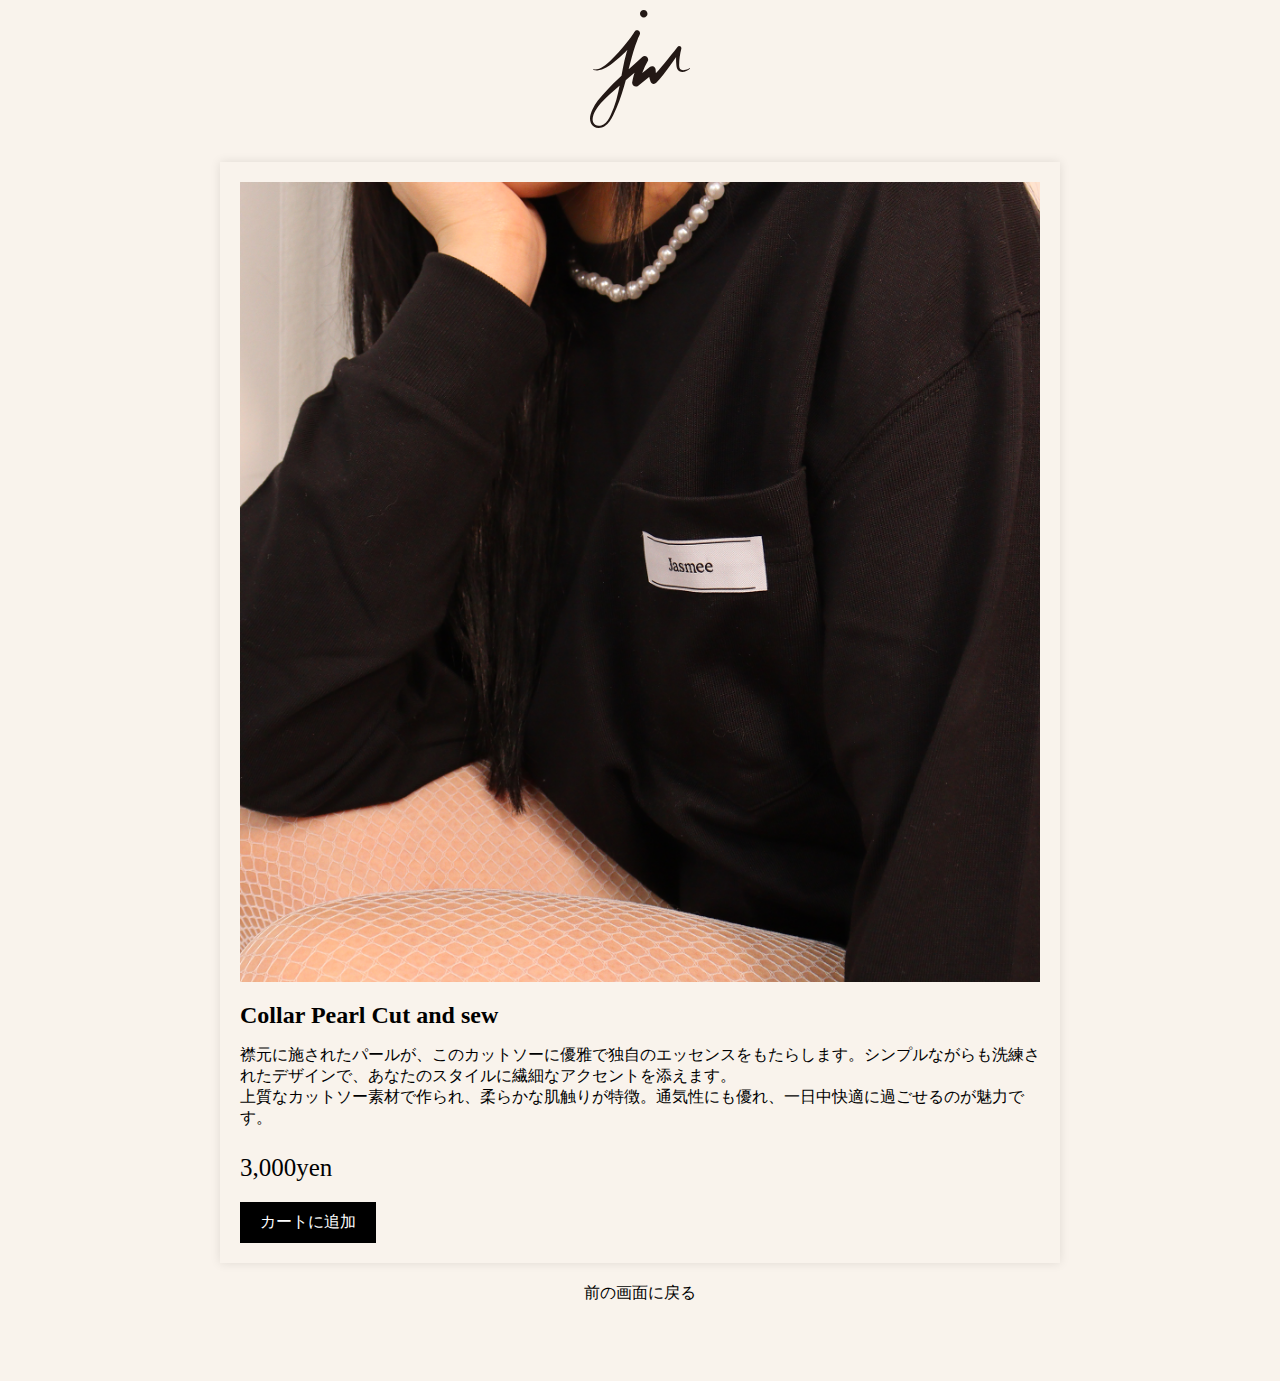
<file: item4.html>
<!DOCTYPE html>
<html lang="en">
<head>
    <meta charset="UTF-8">
    <meta name="viewport" content="width=device-width, initial-scale=1.0">
    <title>Collar Pearl Cut and sew</title>
    <style>
        body {
            font-family: Arial, sans-serif;
            margin: 0;
            padding: 0;
            background-color: #F9F3EC;
        }

        header {
            background-color:none;
            color: #fff;
            padding: 10px;
            text-align: center;
        }

        main {
            max-width: 800px;
            margin: 20px auto;
            padding: 20px;
            box-shadow: 0 0 10px rgba(0, 0, 0, 0.1);
        }

        img {
            max-width: 100%;
            height: auto;
        }

        h1 {
            font-size: 24px;
            margin-bottom: 10px;
            font-family:serif;
        }

        p {
            margin-bottom: 20px;
            font-family:serif;
        }

        .price {
            font-size: 20px;
            margin-bottom: 20px;
            font-size: 25px;
        }

        button {
            background-color: #000000;
            color: #fff;
            padding: 10px 20px;
            border: none;
            cursor: pointer;
            font-size: 16px;
        }

        .go-back {
            display: block;
            margin-top: 20px;
            text-align: center;
         }
         button1 {
            background-color:none;
            color: #000000;
            padding-top: 80px;
            padding-bottom: 80px;
            border: none;
            cursor: pointer;
            font-size: 16px;
         }
    </style>
</head>
<body>

    <header>
        <div class="header">
            <img src="images/jm logo.svg" alt="" width="100px" margin-top="10px"class="header__logo">
        </div>
    </header>

<main>
    <img src="images/item4.png" alt="Product Image">
    <h1>Collar Pearl Cut and sew</h1>
    <p>襟元に施されたパールが、このカットソーに優雅で独自のエッセンスをもたらします。シンプルながらも洗練されたデザインで、あなたのスタイルに繊細なアクセントを添えます。<br>上質なカットソー素材で作られ、柔らかな肌触りが特徴。通気性にも優れ、一日中快適に過ごせるのが魅力です。

    </p>
    <p class="price">3,000yen</p>
    <button onclick="addToCart()">カートに追加</button>

</main>
<div class="go-back">
    <button1 onclick="goBack()">前の画面に戻る</button1>
</div>

<script>
    function addToCart() {
        alert('商品がカートに追加されました！');
        // ここで実際のカートへの追加処理を行うことができます
    }
    function goBack() {
        window.history.back();
    }
</script>

</body>
</html>
</file>
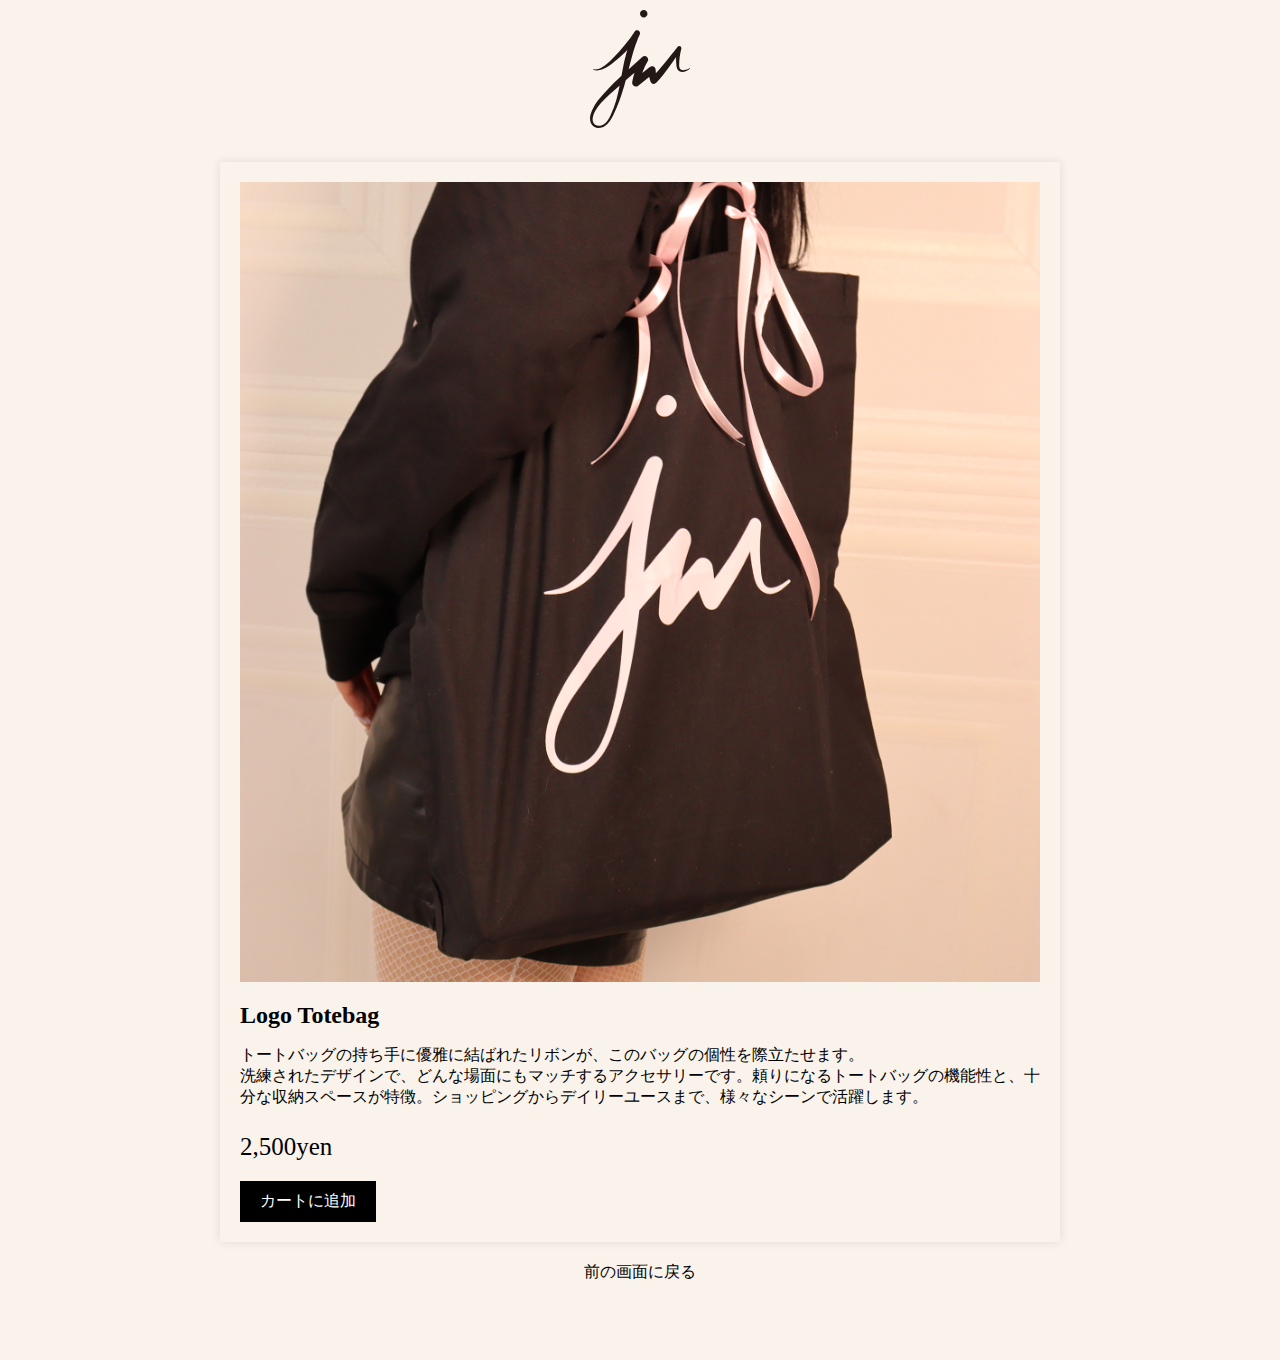
<file: item6.html>
<!DOCTYPE html>
<html lang="en">
<head>
    <meta charset="UTF-8">
    <meta name="viewport" content="width=device-width, initial-scale=1.0">
    <title>Logo Totebag</title>
    <style>
        body {
            font-family: Arial, sans-serif;
            margin: 0;
            padding: 0;
            background-color: #F9F3EC;
        }

        header {
            background-color:none;
            color: #fff;
            padding: 10px;
            text-align: center;
        }

        main {
            max-width: 800px;
            margin: 20px auto;
            padding: 20px;
            box-shadow: 0 0 10px rgba(0, 0, 0, 0.1);
        }

        img {
            max-width: 100%;
            height: auto;
        }

        h1 {
            font-size: 24px;
            margin-bottom: 10px;
            font-family:serif;
        }

        p {
            margin-bottom: 20px;
            font-family:serif;
        }

        .price {
            font-size: 20px;
            margin-bottom: 20px;
            font-size: 25px;
        }

        button {
            background-color: #000000;
            color: #fff;
            padding: 10px 20px;
            border: none;
            cursor: pointer;
            font-size: 16px;
        }

        .go-back {
            display: block;
            margin-top: 20px;
            text-align: center;
         }
         button1 {
            background-color:none;
            color: #000000;
            padding-top: 80px;
            padding-bottom: 80px;
            border: none;
            cursor: pointer;
            font-size: 16px;
         }
    </style>
</head>
<body>

    <header>
        <div class="header">
            <img src="images/jm logo.svg" alt="" width="100px" margin-top="10px"class="header__logo">
        </div>
    </header>

<main>
    <img src="images/item6.png" alt="Product Image">
    <h1>Logo Totebag</h1>
    <p>トートバッグの持ち手に優雅に結ばれたリボンが、このバッグの個性を際立たせます。<br>洗練されたデザインで、どんな場面にもマッチするアクセサリーです。頼りになるトートバッグの機能性と、十分な収納スペースが特徴。ショッピングからデイリーユースまで、様々なシーンで活躍します。</p>
    <p class="price">2,500yen</p>
    <button onclick="addToCart()">カートに追加</button>

</main>
<div class="go-back">
    <button1 onclick="goBack()">前の画面に戻る</button1>
</div>

<script>
    function addToCart() {
        alert('商品がカートに追加されました！');
        // ここで実際のカートへの追加処理を行うことができます
    }
    function goBack() {
        window.history.back();
    }
</script>

</body>
</html>
</file>
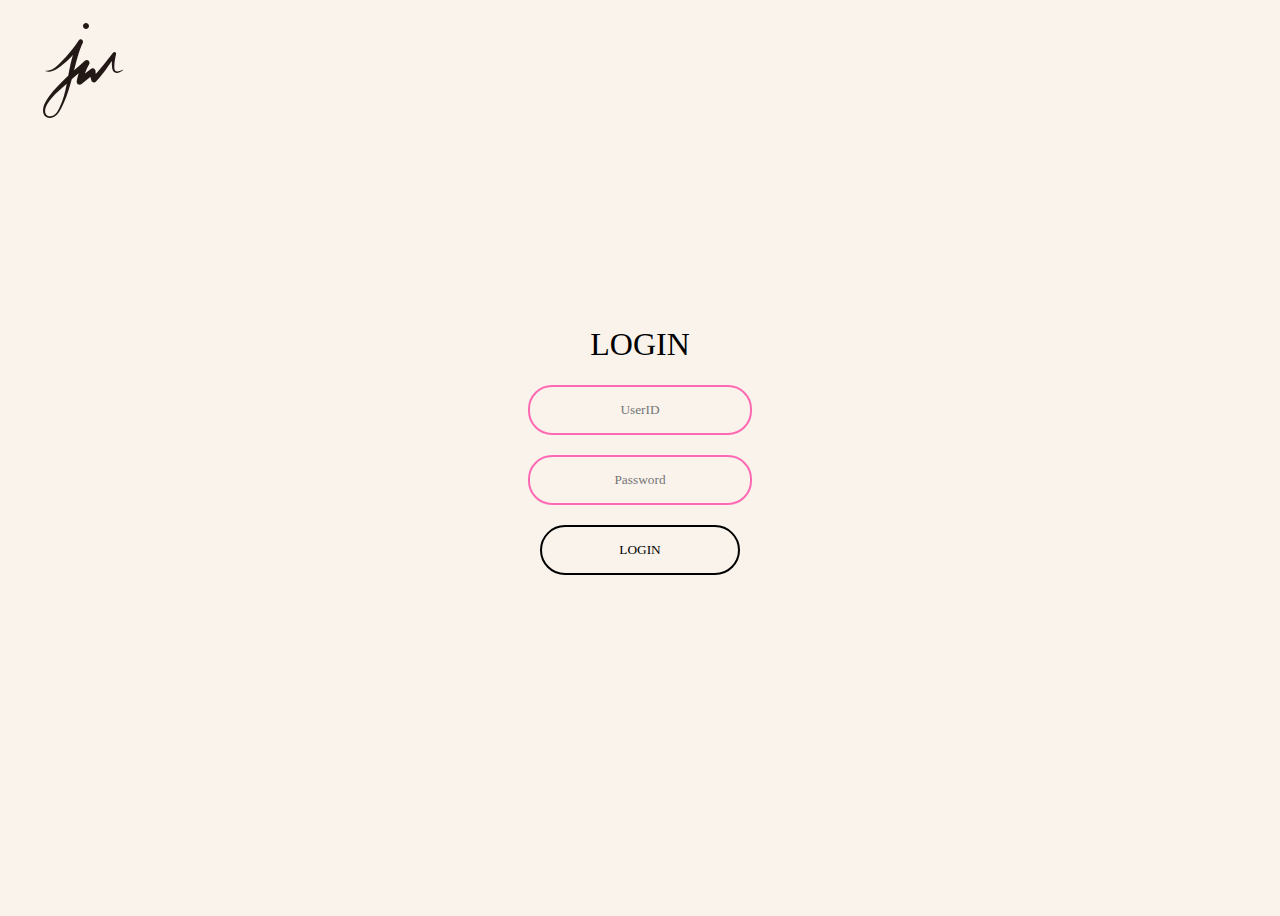
<file: login.html>
<!DOCTYPE html>
<html lang="en">
<head>
    <meta charset="UTF-8">
    <meta name="viewport" content="width=device-width, initial-scale=1.0">
    <title>ログイン</title>
    <link rel="stylesheet" href="style.css">
    
</head>
<body>
  <header>
    <div class="header">
        <img src="images/jm logo.svg" alt="" width="100px" margin-top="10px"class="header__logo">
    </div>
  </header>
  <form name="login_form">
    <div class="login_form_top">
      <h1>LOGIN</h1>
    </div>
    <div class="login_form_btm">
      <input type="id" name="user_id" placeholder="UserID">
      <input type="password" name="password" placeholder="Password">
      <input type="submit" name="botton" value="LOGIN">
    </div>
  </form>

</body>
</html>
</file>
<file: style.css>
@charset "utf-8";

body{
  height: 100vh;
  background:#F9F3EC;
  
}

/* Loading背景画面設定　*/
#splash {
    /*fixedで全面に固定*/
  position: fixed;
  width: 100%;
  height: 100%;
  z-index: 999;
  background:#F9F3EC;
  text-align:center;
  color:#fff;
}

/* Loading画像中央配置　*/
#splash_logo {
  position: absolute;
  top: 50%;
  left: 50%;
  transform: translate(-50%, -50%);
}

/* Loading アイコンの大きさ設定　*/
#splash_logo img {
  width:260px;
}

/* fadeUpをするアイコンの動き */

.fadeUp{
animation-name: fadeUpAnime;
animation-duration:0.5s;
animation-fill-mode:forwards;
opacity: 0;
}

@keyframes fadeUpAnime{
  from {
    opacity: 0;
  transform: translateY(100px);
  }

  to {
    opacity: 1;
  transform: translateY(0);
  }
}
    /*==================================================
スライダーのためのcss
===================================*/
.slider {
    position:relative;
  z-index: 1;
  /*↑z-indexの値をh1のz-indexの値よりも小さくして背景に回す*/
  height: 100vh;/*スライダー全体の縦幅を画面の高さいっぱい（100vh）にする*/
  
}

.slider img{
  width: 100%;
  min-height: 100vh;
}


/* 全体設定 */
.css-carousel-slider5 {
  width: 100%;
  overflow: hidden;
  position: relative;
}
.css-carousel-slider5 img {
  width: 100%;
  height: auto;
  
}

/* スライド設定 */
.css-carousel-slider5 .slide-wrap {
  width: 500%;
  height: 1080px;
  position: absolute;
  display: flex;
  top: 0;
  left: 0;
  z-index: 0;
  animation: css-carousel-slider5 25s infinite;
  animation-delay: 2s;
}
.css-carousel-slider5 .slide-wrap-main {
  width: 100%;
  
  z-index: 1;
  animation: css-carousel-slider-main5 25s infinite;
  animation-delay: 2s;
}
.css-carousel-slider5 .slide {
  width: 100%;
  
  
}

/* スライダーアニメーションの設定 */
@keyframes css-carousel-slider5 {
  0% { transform: translateX(0); }

  16% { transform: translateX(calc(1 / 5 * -100%)); }
  20% { transform: translateX(calc(1 / 5 * -100%)); }

  36% { transform: translateX(calc(2 / 5 * -100%)); }
  40% { transform: translateX(calc(2 / 5 * -100%)); }

  56% { transform: translateX(calc(3 / 5 * -100%)); }
  60% { transform: translateX(calc(3 / 5 * -100%)); }

  76% { transform: translateX(calc(4 / 5 * -100%)); }
  80% { transform: translateX(calc(4 / 5 * -100%)); }

  96% { transform: translateX(calc(5 / 5 * -100%)); }
  100% { transform: translateX(calc(5 / 5 * -100%)); }
}

@keyframes css-carousel-slider-main5 {
  0% { transform: translateX(100%); }
  80% { transform: translateX(100%); }
  96% { transform: translateX(0%);}
}


  

  .header {
    /* flexboxの設定 */
   
    justify-content: space-between;
    /* フォントや色の設定 */
    height: 55px;
    font-size: 50px;
    position: absolute;
    z-index: 5;
    color: #000;
    width: 100%;
    display:block
}


.header__logo{
 margin-top: 15px;
 margin-left: 35px;
font-size: 200px;
display:block;
width: 80px;
}


.header-menu {
  list-style: none;
width: 1500px;
position: absolute;
    z-index: 5;
    display: flex;
    justify-content: flex-end;
    list-style: none;
    margin-top: 30px;
    max-width: 100%;
    height: auto;
    
   
}

/*下の被さるエリアの指定*/


#header{
  /*headerを全画面で見せる*/
width:100%;
height: 100vh;
position: relative;
} 

#header:before{
  /*header の疑似要素に背景画像を指定*/
content:"";
position:fixed;
top:0;
left:0;
z-index:-1;
width:100%;
height: 100vh;
/*背景画像設定*/

background-size:cover;
}

nav ul li a {
  display: block;
  text-decoration: none;
  color: #000000;
  padding: 0 10px;
  transition: all 0.3s;
  font-size: 15px;
  font-family:serif;
}
.header-menu1{
  margin: 100px;
}

.fade {
  transition: all 2500ms;
  opacity: 0;
  visibility: hidden;
  transform: translate(0px, 80px);
  display: flex; /*横並び*/
  width: 100%;
  height: 500px;
  background-size: auto;
  display: flex;
  text-align: center;
}

.fadein {
  opacity: 5;
  visibility: visible;
  transform: translate(0px, 0px);
} 

.sample img{
  width: 20px;
}

.subtitle{
  font-size: 14.5px;
  
  font-family:serif;
  margin-top: 10px;
  margin-bottom: 30px;
}
.text{
  font-size: 12px;
  
  font-family:serif;
  line-height:2;
}
.text4{
  width: 100px;
}
#sbox1{
  max-width:300px;
  height:30px;
  width: 200px;
  border-radius:2px;
  outline:0;
  margin-bottom:150px;
  justify-content: flex-end;
  background-color: rgba(255,255,255,0.6);
  }

#item{
  width: 700px;
}

/* 横並び */

.fade .image {
  width: 640px; /*画像サイズ指定*/
  margin: 0;
  padding: 0;
}
.fade .image img {
  margin: 50px 0 0 150px;
 
  
}
.fade .right {
  margin: 100px 80px 0 150px;
  padding: 0;
  width: 100%;
  height: 30px;
}
.fade .title {
  margin: 0;
  padding: 0;
  font-weight: bold;
  font-size: 30px;
  font-family:serif;
}

.fade .text {
  margin: 10px;
  padding: 0;
  width: 100%;
}
.image img{
  width: 600px;
}


#column ul {
	width: calc(100 + 20px);
	
	display: flex;
	flex-wrap: wrap;
}

#column li {
	
  list-style:none;
  display: flex;
  
  
}

#column li a,
#column li a:visited {
	text-decoration: none;
	color: #111;
  margin-left: 100px;
  margin-bottom: 30px;
}

#column li p {
	font-size: 90%;
	margin-bottom: 3px;
  margin-top: 0px;
  font-family: serif;
}

#column li span {
	font-size: 80%;
	display: block;
  font-family: serif;

  
}


.column03 li {
	width: calc(33.3333% - 20px);
}
h3{
  text-align: center;
  padding-bottom: 80px;
  padding-top: 80px;
  font-size: 30px;
  font-family: Georgia, 'Times New Roman', Times, serif;
}


  .h1{
    font-family: Georgia, 'Times New Roman', Times, serif;
    display: block;
    font-size: 2em;
    margin-block-start: 0.67em;
    margin-block-end: 0.67em;
    margin-inline-start: 0px;
    margin-inline-end: 0px;
    font-weight: bold;
  }
  form {
    width: 400px;
    padding: 40px 10px;
    position: absolute;
    top: 50%;
    left: 50%;
    transform: translate(-50%,-50%);
    background-color:none;
    text-align: center;
    font-family: Georgia, 'Times New Roman', Times, serif;
  }
  
  form h1,form p {
    color: rgb(0, 0, 0);
    font-weight: 500;
  }
  
  form p {
    font-size: 10px;
  }
  
  form input[type = "id"],form input[type = "password"] {
    border: 0;
    background: none;
    display: block;
    margin: 20px auto;
    border: 2px solid #ff69b4;
    padding: 15px 10px;
    width: 200px;
    outline: none;
    border-radius: 24px;
    transition: 0.25s;
    text-align: center;
    font-family:serif;
  }
  
  form input[type = "id"]:focus,form input[type = "password"]:focus {
    width: 280px;
    background-color: #f0f8ff;
    font-family:serif;
  }
  
  form input[type = "submit"]{
    border: 0;
    background: none;
    display: block;
    margin: 20px auto;
    border: 2px solid #000000;
    padding: 15px 10px;
    width: 200px;
    outline: none;
    color: rgb(0, 0, 0);
    border-radius: 25px;
    transition: 0.25s;
    text-align: center;
    cursor: pointer;
    font-family: serif;
  }
  
  form input[type = "submit"]:hover {
    background-color: #ff69b4;
    border: 2px solid #ff69b4;
    font-family: serif;
  }
  p{
    font-family:serif;
  }
  .about{
    text-align: center;
    
  }
  .fade1{
    transition: all 2500ms;
  opacity: 0;
  visibility: hidden;
  transform: translate(0px, 80px);
  display: flex; /*横並び*/
  width: 100%;
  height: 500px;
  background-size: auto;
  display: flex;
  text-align: center;
  }
  .fade1in{
    opacity: 5;
    visibility: visible;
    transform: translate(0px, 0px);
  }
</file>
